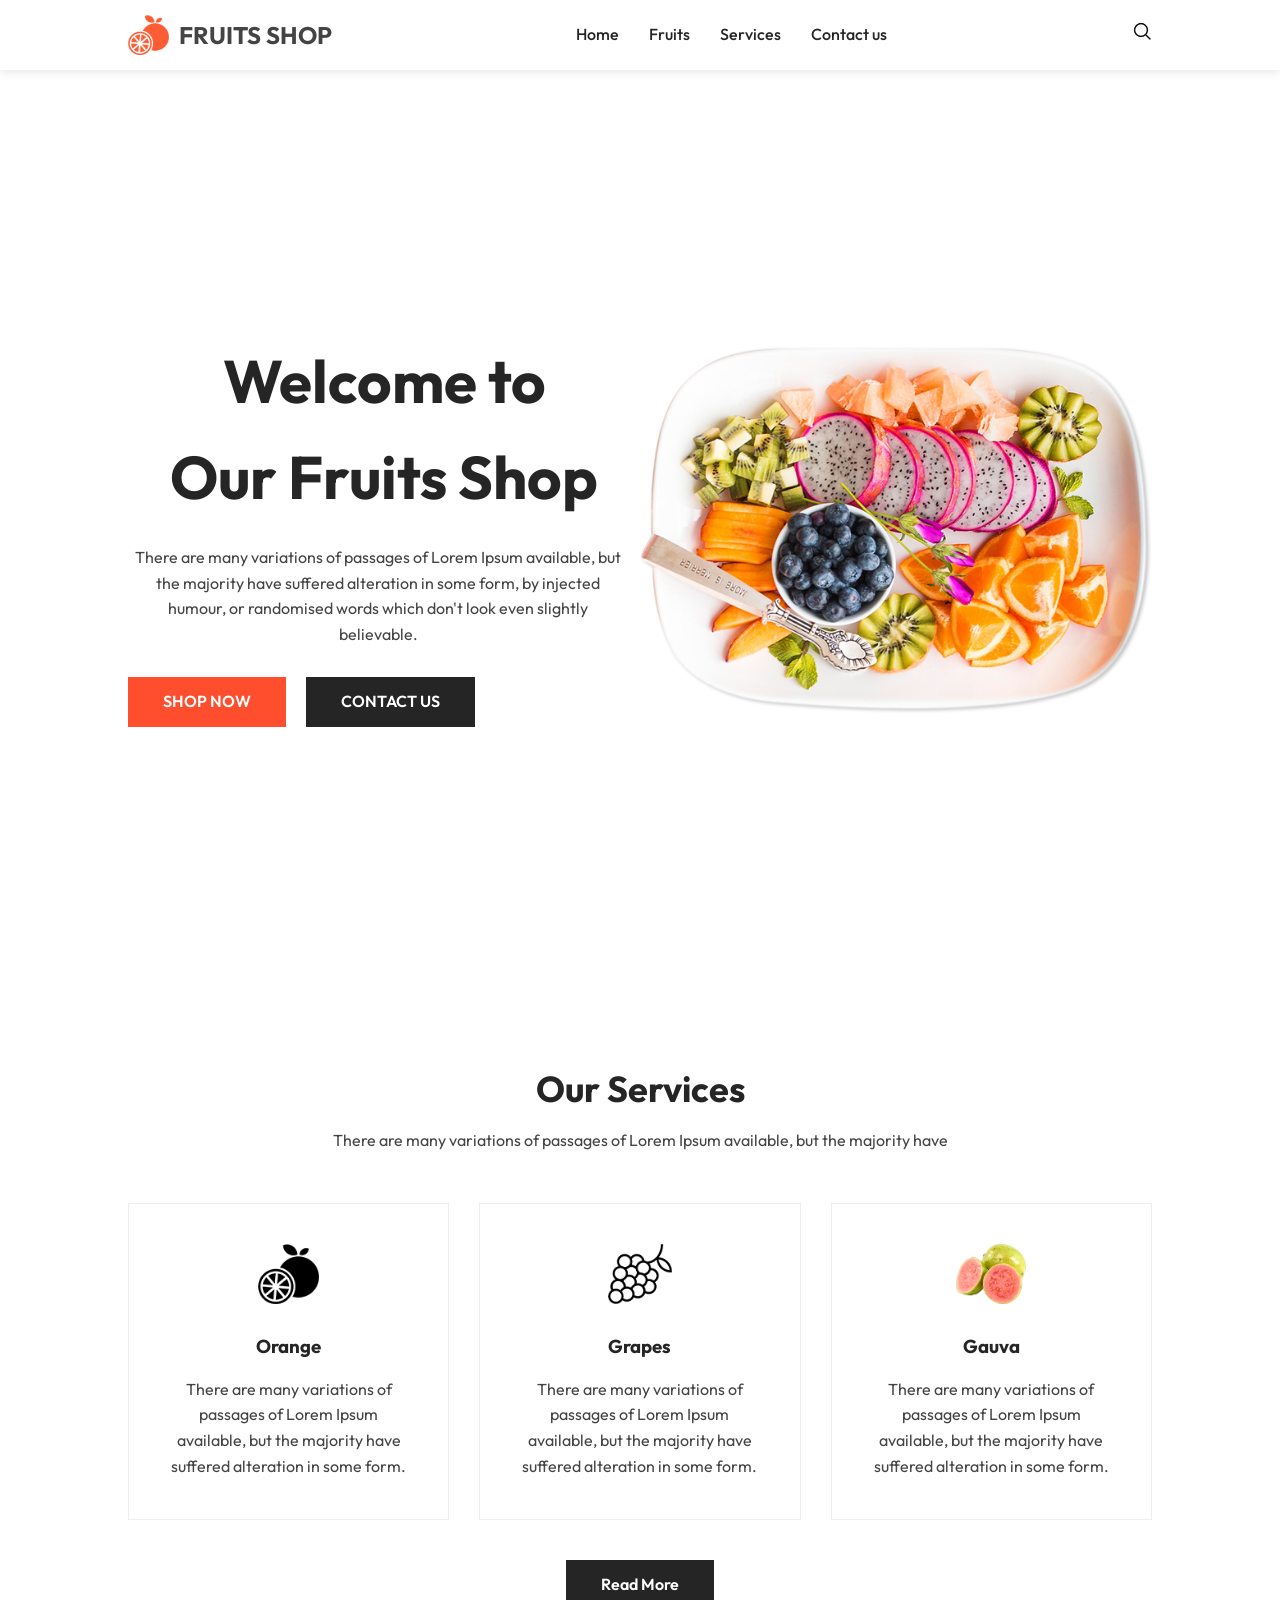
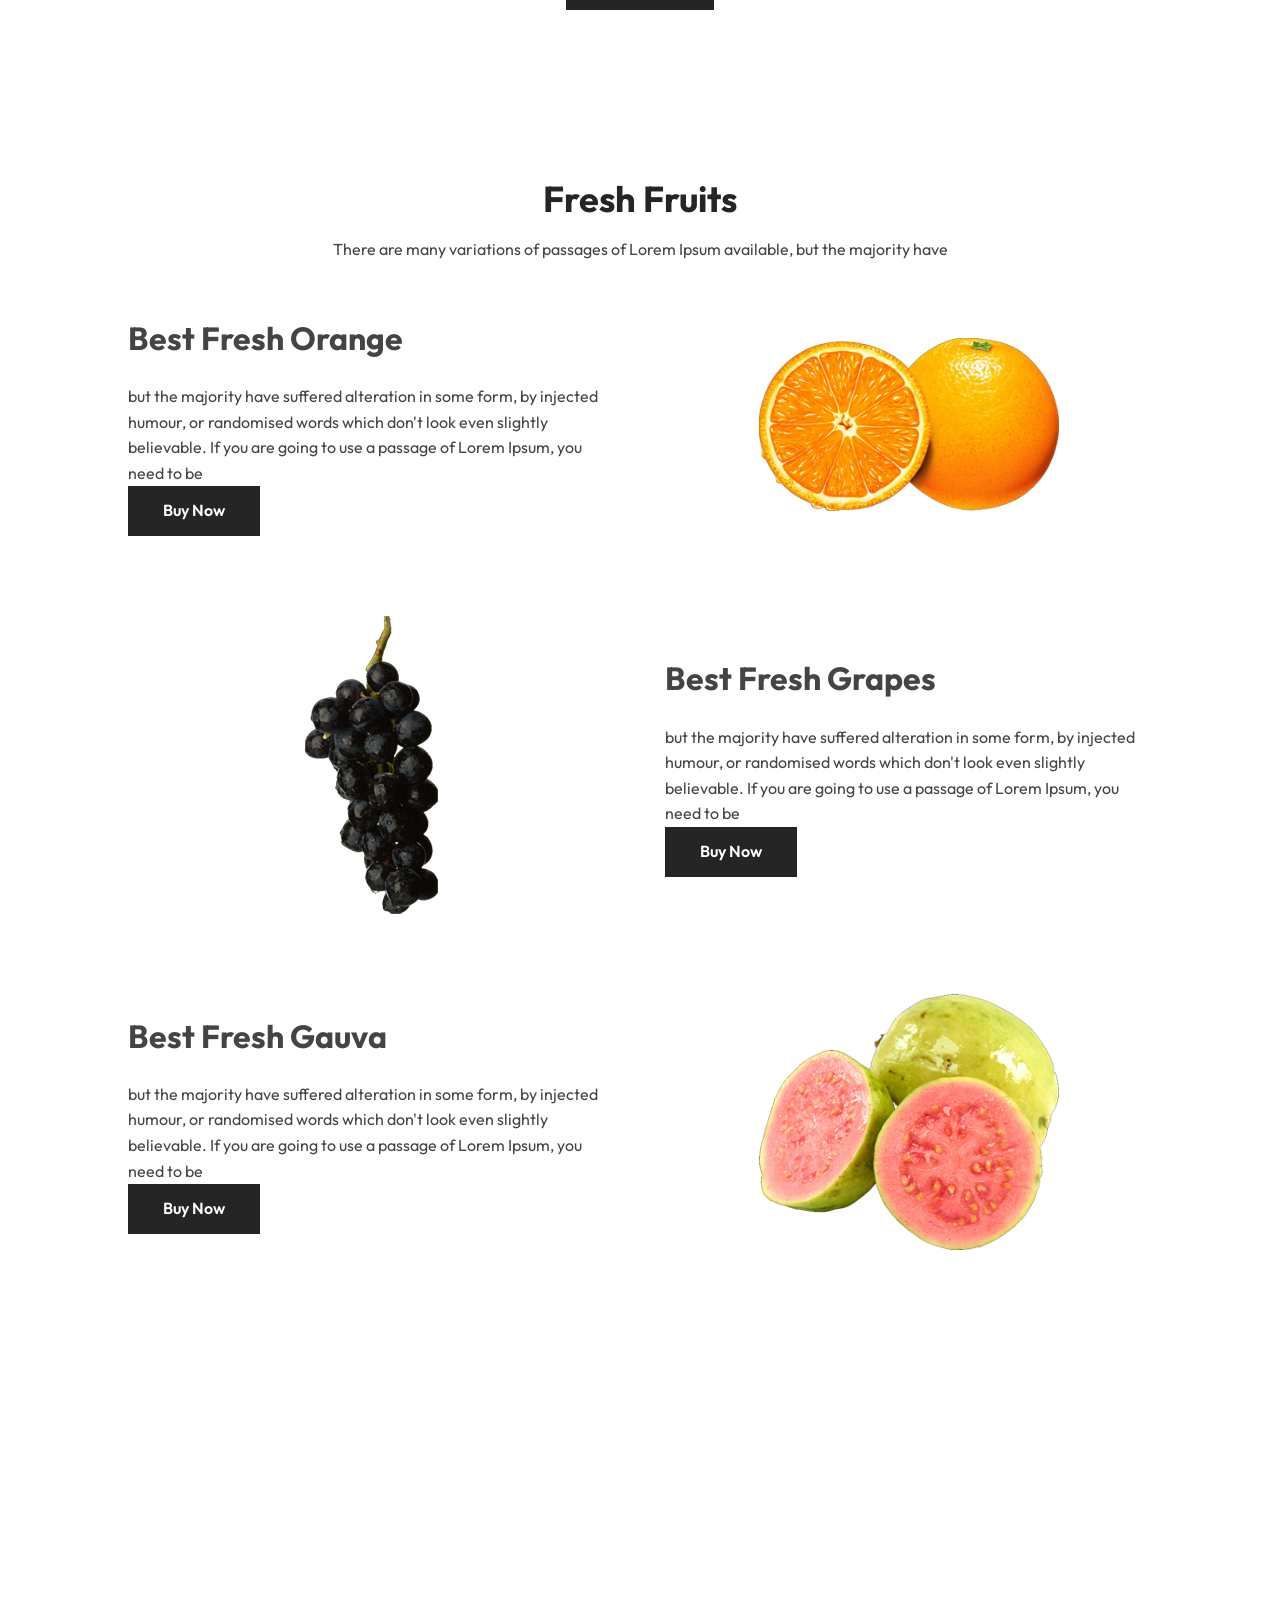
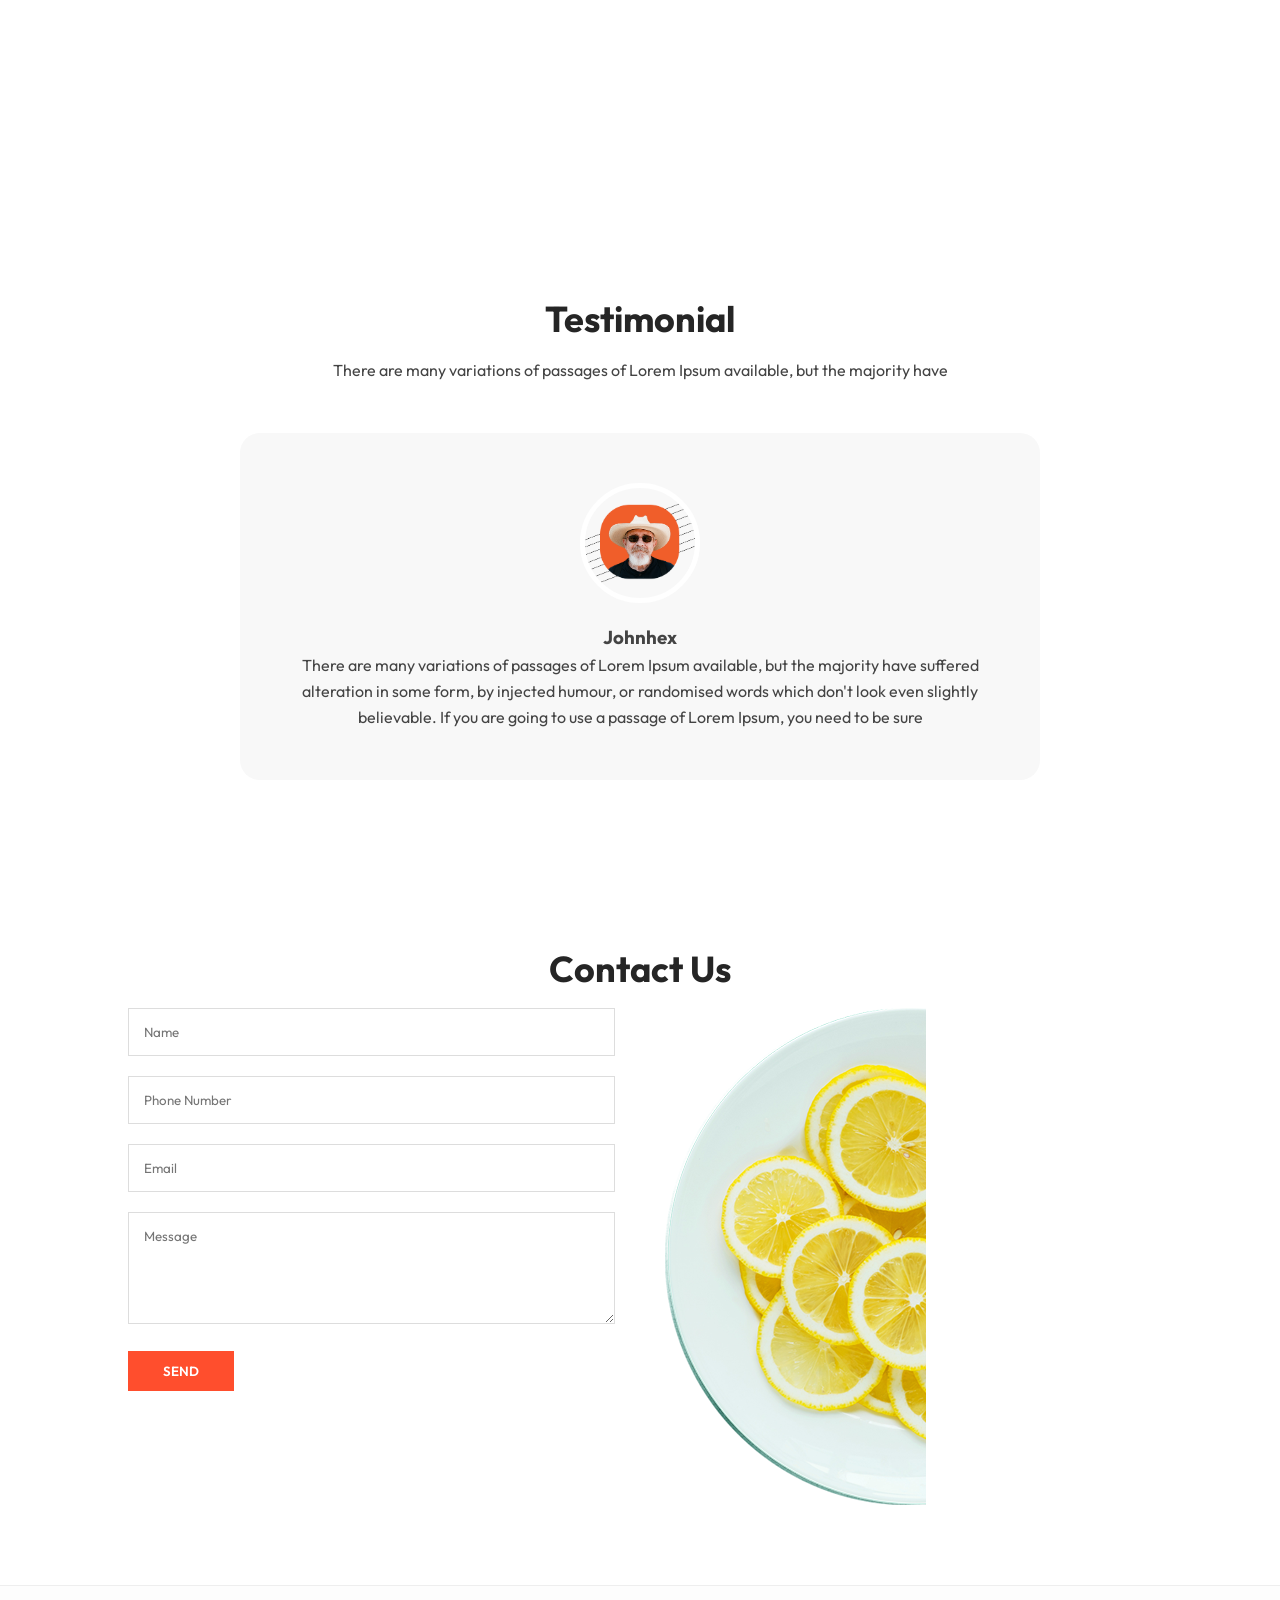
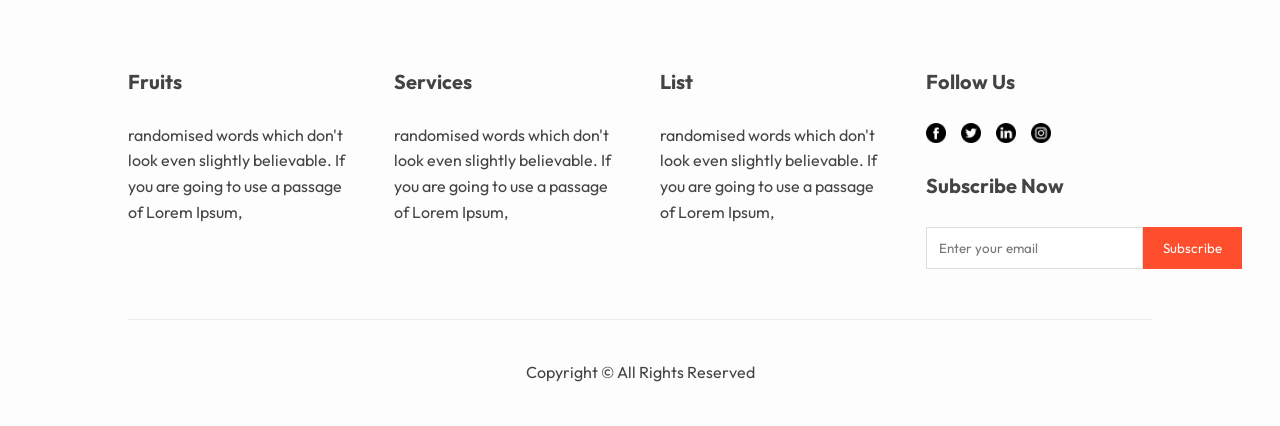
<file: SESSION_03/index.html>
<!DOCTYPE html>
<html lang="en">

<head>
    <meta charset="UTF-8">
    <meta name="viewport" content="width=device-width, initial-scale=1.0">
    <title>Fruits Shop - Fresh & Healthy Fruits</title>
    <meta name="description"
        content="Welcome to Our Fruits Shop. Discover a wide variety of fresh, healthy, and organic fruits delivered to your doorstep.">
    <link rel="preconnect" href="https://fonts.googleapis.com">
    <link rel="preconnect" href="https://fonts.gstatic.com" crossorigin>
    <link href="https://fonts.googleapis.com/css2?family=Outfit:wght@300;400;500;600;700&display=swap" rel="stylesheet">
    <link rel="stylesheet" href="assets/style.css">
</head>

<body>

    <!-- Header Section -->
    <header>
        <nav>
            <div class="logo">
                <img src="assets/images/logo.png" alt="Fruits Shop Logo">
                <span>Fruits Shop</span>
            </div>
            <ul>
                <li><a href="#home">Home</a></li>
                <li><a href="#fruits">Fruits</a></li>
                <li><a href="#services">Services</a></li>
                <li><a href="#contact">Contact us</a></li>
            </ul>
            <div class="search-icon">
            <img src="assets/images/search.png" alt="Search">
            </div>
        </nav>
    </header>

    <!-- Hero Section -->
    <section class="hero" id="home">
        <div class="hero-content">
            <h1>Welcome to<br>Our Fruits Shop</h1>
            <p>There are many variations of passages of Lorem Ipsum available, but the majority have suffered alteration
                in some form, by injected humour, or randomised words which don't look even slightly believable.</p>
            <div class="hero-btns">
                <a href="#fruits" class="btn btn-primary">SHOP NOW</a>
                <a href="#contact" class="btn btn-secondary">CONTACT US</a>
            </div>
        </div>
        <div class="hero-image">
            <img src="assets/images/dish.png" alt="Fruit Dish">
        </div>
    </section>

    <!-- Services Section -->
    <section id="services">
        <h2 class="section-title">Our Services</h2>
        <p class="section-subtitle">There are many variations of passages of Lorem Ipsum available, but the majority
            have</p>

        <div class="services-grid">
            <div class="service-card">
                <img src="assets/images/item1.png" alt="Orange">
                <h3>Orange</h3>
                <p>There are many variations of passages of Lorem Ipsum available, but the majority have suffered
                    alteration in some form.</p>
            </div>
            <div class="service-card">
                <img src="assets/images/item2.png" alt="Grapes">
                <h3>Grapes</h3>
                <p>There are many variations of passages of Lorem Ipsum available, but the majority have suffered
                    alteration in some form.</p>
            </div>
            <div class="service-card">
                <img src="assets/images/gauva.png" alt="Gauva">
                <h3>Gauva</h3>
                <p>There are many variations of passages of Lorem Ipsum available, but the majority have suffered
                    alteration in some form.</p>
            </div>
        </div>

        <div class="read-more">
            <a href="#" class="btn btn-secondary">Read More</a>
        </div>
    </section>

    <!-- Fresh Fruits Section -->
    <section id="fruits">
        <h2 class="section-title">Fresh Fruits</h2>
        <p class="section-subtitle">There are many variations of passages of Lorem Ipsum available, but the majority
            have</p>

        <div class="fruit-list">
            <div class="fruit-item">
                <div class="fruit-info">
                    <h2>Best Fresh Orange</h2>
                    <p>but the majority have suffered alteration in some form, by injected humour, or randomised words
                        which don't look even slightly believable. If you are going to use a passage of Lorem Ipsum, you
                        need to be</p>
                    <a href="#" class="btn btn-secondary">Buy Now</a>
                </div>
                <div class="fruit-image">
                    <img src="assets/images/orange.png" alt="Orange">
                </div>
            </div>

            <div class="fruit-item">
                <div class="fruit-info">
                    <h2>Best Fresh Grapes</h2>
                    <p>but the majority have suffered alteration in some form, by injected humour, or randomised words
                        which don't look even slightly believable. If you are going to use a passage of Lorem Ipsum, you
                        need to be</p>
                    <a href="#" class="btn btn-secondary">Buy Now</a>
                </div>
                <div class="fruit-image">
                    <img src="assets/images/grapes.png" alt="Grapes">
                </div>
            </div>

            <div class="fruit-item">
                <div class="fruit-info">
                    <h2>Best Fresh Gauva</h2>
                    <p>but the majority have suffered alteration in some form, by injected humour, or randomised words
                        which don't look even slightly believable. If you are going to use a passage of Lorem Ipsum, you
                        need to be</p>
                    <a href="#" class="btn btn-secondary">Buy Now</a>
                </div>
                <div class="fruit-image">
                    <img src="assets/images/gauva.png" alt="Gauva">
                </div>
            </div>
        </div>
    </section>

    <!-- Parallax Banner -->
    <div class="parallax">
        <h2>VERY TASTY FRUITS</h2>
    </div>

    <!-- Testimonial Section -->
    <section>
        <h2 class="section-title">Testimonial</h2>
        <p class="section-subtitle">There are many variations of passages of Lorem Ipsum available, but the majority
            have</p>

        <div class="testimonial-card">
            <div class="client-img">
                <img src="assets/images/client.png" alt="Client">
            </div>
            <h3>Johnhex</h3>
            <p>There are many variations of passages of Lorem Ipsum available, but the majority have suffered alteration
                in some form, by injected humour, or randomised words which don't look even slightly believable. If you
                are going to use a passage of Lorem Ipsum, you need to be sure</p>
        </div>
    </section>

    <!-- Contact Section -->
    <section id="contact">
        <h2 class="section-title">Contact Us</h2>
        <div class="contact-container">
            <div class="contact-form">
                <div class="form-group">
                    <input type="text" placeholder="Name">
                </div>
                <div class="form-group">
                    <input type="text" placeholder="Phone Number">
                </div>
                <div class="form-group">
                    <input type="email" placeholder="Email">
                </div>
                <div class="form-group">
                    <textarea rows="5" placeholder="Message"></textarea>
                </div>
                <button class="btn btn-primary">SEND</button>
            </div>
            <div class="contact-image">
                <img src="assets/images/orange-dish.png" alt="Orange Dish">
            </div>
        </div>
    </section>

    <!-- Footer Section -->
    <footer>
        <div class="footer-grid">
            <div class="footer-col">
                <h4>Fruits</h4>
                <p>randomised words which don't look even slightly believable. If you are going to use a passage of
                    Lorem Ipsum,</p>
            </div>
            <div class="footer-col">
                <h4>Services</h4>
                <p>randomised words which don't look even slightly believable. If you are going to use a passage of
                    Lorem Ipsum,</p>
            </div>
            <div class="footer-col">
                <h4>List</h4>
                <p>randomised words which don't look even slightly believable. If you are going to use a passage of
                    Lorem Ipsum,</p>
            </div>
            <div class="footer-col">
                <h4>Follow Us</h4>
                <div class="social-links">
                    <a href="https://www.facebook.com" target="_blank"><img src="assets/images/fb.png" alt="Facebook"></a>
                    <a href="https://www.twitter.com" target="_blank"><img src="assets/images/twitter.png" alt="Twitter"></a>
                    <a href="https://www.linkedin.com" target="_blank"><img src="assets/images/linkedin.png"
                            alt="Linkedin"></a>
                    <a href="https://www.instagram.com" target="_blank"><img src="assets/images/instagram.png"
                            alt="Instagram"></a>
                </div>
                <h4>Subscribe Now</h4>
                <div class="subscribe-form">
                    <input type="email" placeholder="Enter your email">
                    <button class="subscribe-btn">Subscribe</button>
                </div>
            </div>
        </div>
        <div class="copyright">
            <p>Copyright © All Rights Reserved</p>
        </div>
    </footer>

</body>

</html>
</file>
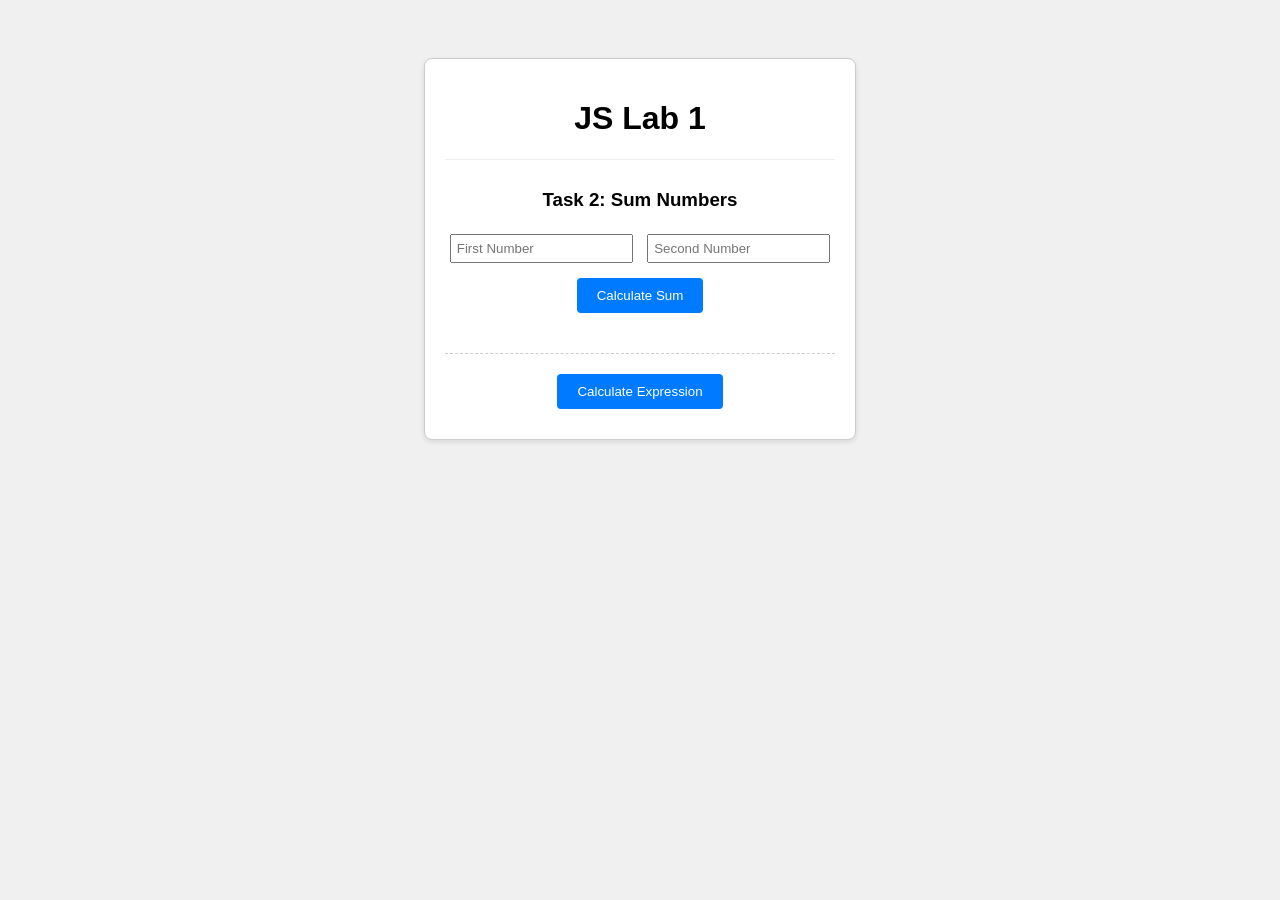
<file: SESSION_04/index.html>
<!DOCTYPE html>
<html lang="en">

<head>
    <meta charset="UTF-8">
    <meta name="viewport" content="width=device-width, initial-scale=1.0">
    <title>JavaScript</title>
    <style>
        body {
            font-family: sans-serif;
            background-color: #f0f0f0;
            padding: 50px;
            text-align: center;
        }

        .container {
            background: white;
            padding: 20px;
            border: 1px solid #ccc;
            display: inline-block;
            border-radius: 8px;
            box-shadow: 0 2px 5px rgba(0, 0, 0, 0.1);
        }

        button {
            display: block;
            margin: 10px auto;
            padding: 10px 20px;
            cursor: pointer;
            background-color: #007bff;
            color: white;
            border: none;
            border-radius: 4px;
        }

        button:hover {
            background-color: #0056b3;
        }

        #result {
            margin-top: 20px;
            color: #333;
            font-weight: bold;
            padding: 10px;
            border-bottom: 1px dashed #ccc;
        }
    </style>
</head>

<body>
    <div class="container">
        <h1>JS Lab 1</h1>

        <script>

            alert("Welcome to my site");
            var userName = prompt("Please enter your name:");
            if (userName) {
                document.write("<h2>welcome " + userName + "</h2>");
            }
        </script>

        <div style="margin-top: 20px; border-top: 1px solid #eee; padding-top: 10px;">
            <h3>Task 2: Sum Numbers</h3>
            <input type="number" id="num1" placeholder="First Number" style="padding: 5px; margin: 5px;">
            <input type="number" id="num2" placeholder="Second Number" style="padding: 5px; margin: 5px;">
            <button onclick="handleTask2()">Calculate Sum</button>
        </div>

        <div id="result"></div>


        <button onclick="handleTask3()" style="margin-top: 20px;">Calculate Expression </button>
    </div>

    <script src="script.js"></script>
    <script>

        function handleTask2() {
            var n1 = document.getElementById('num1').value;
            var n2 = document.getElementById('num2').value;

            if (n1 !== "" && n2 !== "") {
                var res = sumNumbers(n1, n2);
                document.getElementById('result').innerHTML = "Result of Sum: " + res;
            } else {
                alert("Please enter both numbers");
            }
        }


        function handleTask3() {
            var expr = prompt("Enter math expression (Ex. 3+4*5):");
            if (expr) {
                calculateExpression(expr);
            }
        }
    </script>
</body>

</html>
</file>
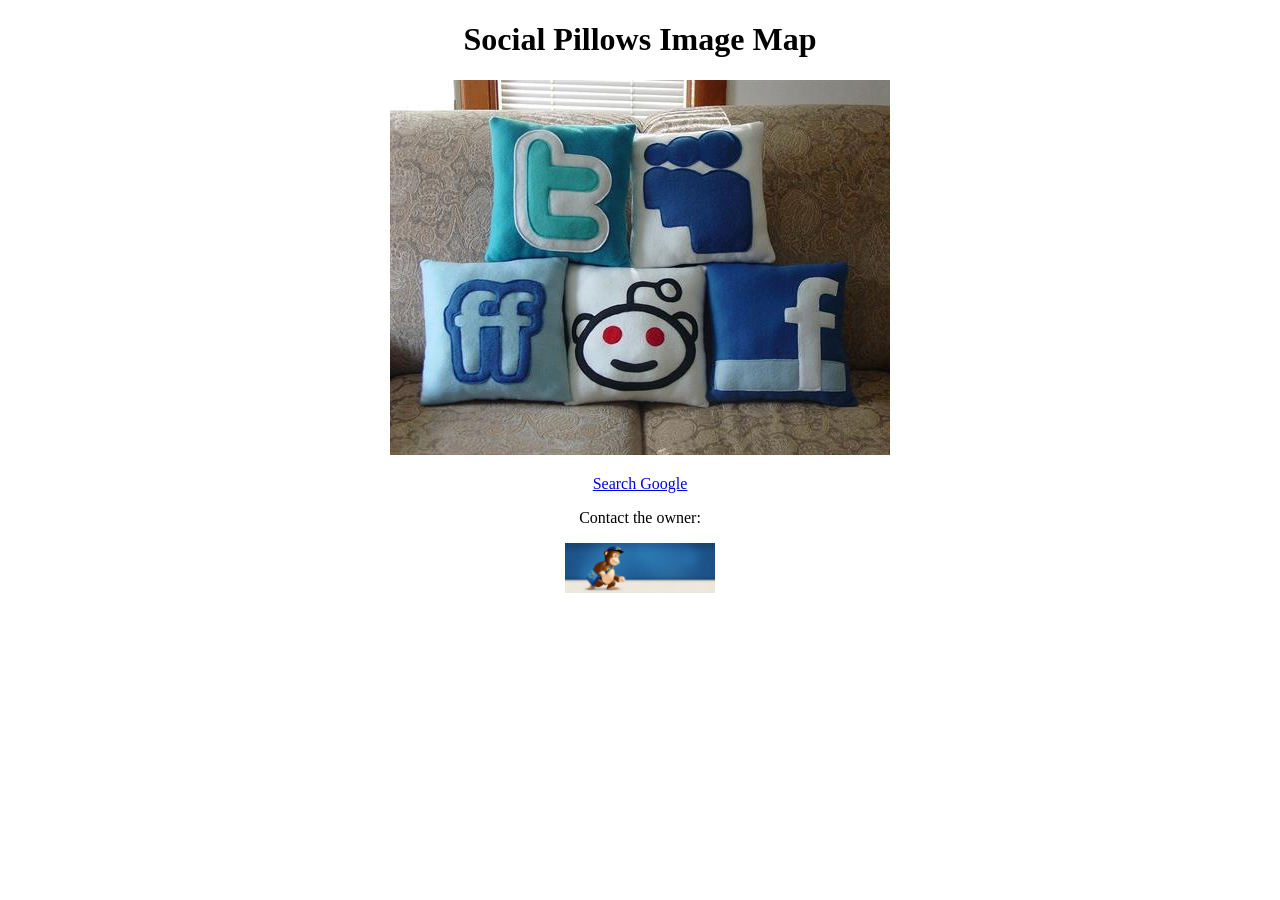
<file: SESSION_01/DefaultPage.html>
<!DOCTYPE html>
<html>
<head>
    <meta charset="UTF-8" />
    <title>Page3</title>
</head>
<body>
<h1 align="center">Social Pillows Image Map</h1>

<div align="center">
    
    <img src="Assets/CPTPILLOWS_9db8.jpg" usemap="#pillowmap" alt="Social Media Pillows">
    
    <map name="pillowmap">
        <area shape="rect" coords="96,48,243,189" href="https://twitter.com" target="_blank" alt="Twitter">
        <area shape="rect" coords="244,53,388,189" href="https://digg.com" target="_blank" alt="Digg">
        <area shape="rect" coords="27,185,176,324" href="https://friendfeed.com" target="_blank" alt="FriendFeed">
        <area shape="rect" coords="176,183,316,331" href="https://reddit.com" target="_blank" alt="Reddit">
        <area shape="rect" coords="318,183,465,325" href="https://facebook.com" target="_blank" alt="Facebook">
        <area shape="default" href="HomePage.html" target="_self" alt="Current Site">
    </map>

</div>

<footer align = "center">
    <p ><a href="https://www.google.com" target="_blank" >Search Google</a></p>

        <p>Contact the owner:</p>
        <a href="mailto:bolagerges221@gmail.com">
            <img src="Assets/bg_campaign.jpg" alt="Send Email" width="150" border="0">
        </a>
    </footer>
</body>
</html>
</file>
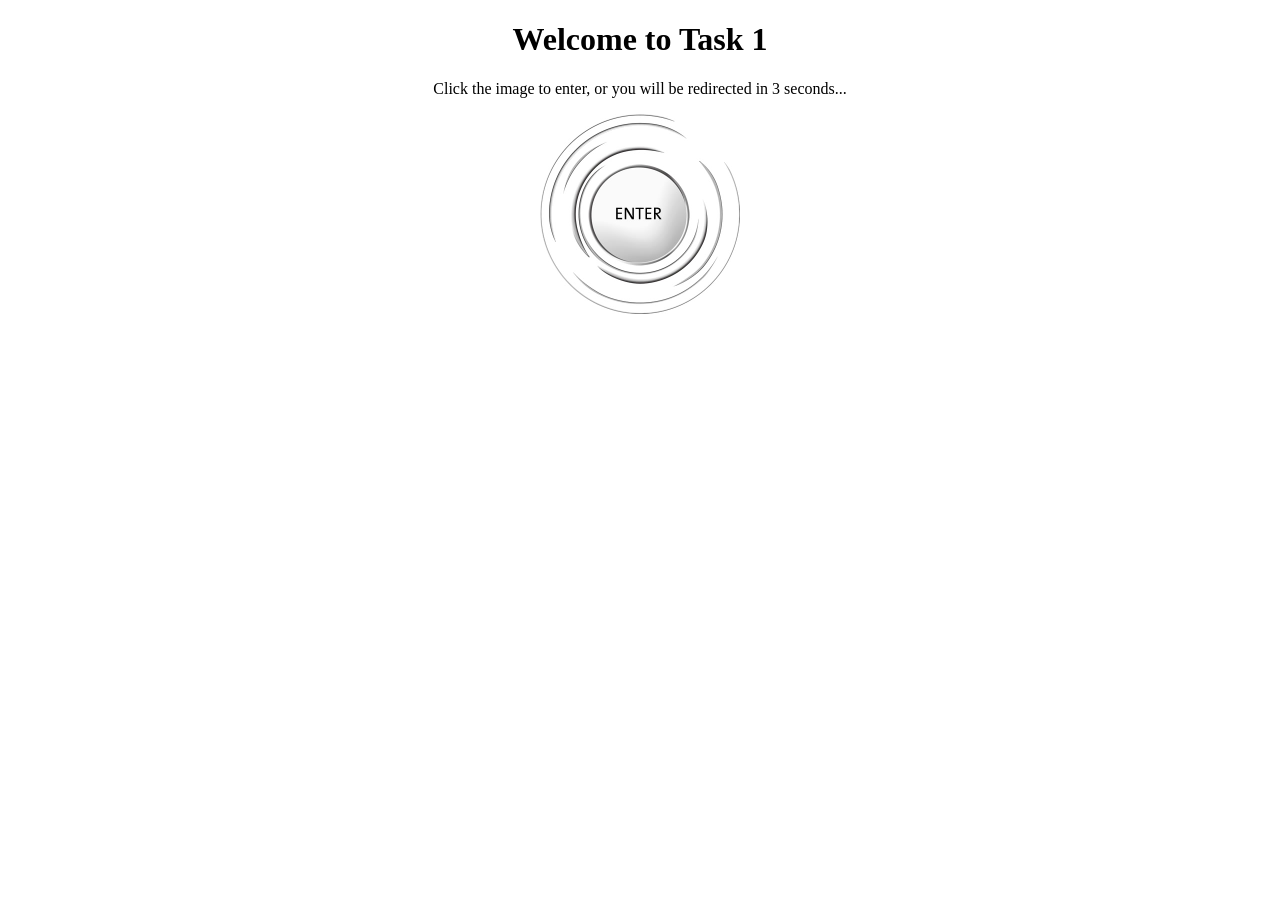
<file: SESSION_01/HomePage.html>
<!DOCTYPE html>
<html lang="en">
<head>
    <meta charset="UTF-8">
    <meta http-equiv="refresh" content="3;url=DefaultPage.html">
    <title>Page1</title>
</head>
<body>
    <div class="container" align="center">
        <h1>Welcome to Task 1</h1>
        <p>Click the image to enter, or you will be redirected in 3 seconds...</p>
        <a href="MainPage.html">
            <img src="Assets/enter.jpg" alt="ENTER" width="200" border="0">
        </a>
    </div>
</body>
</html>
</file>
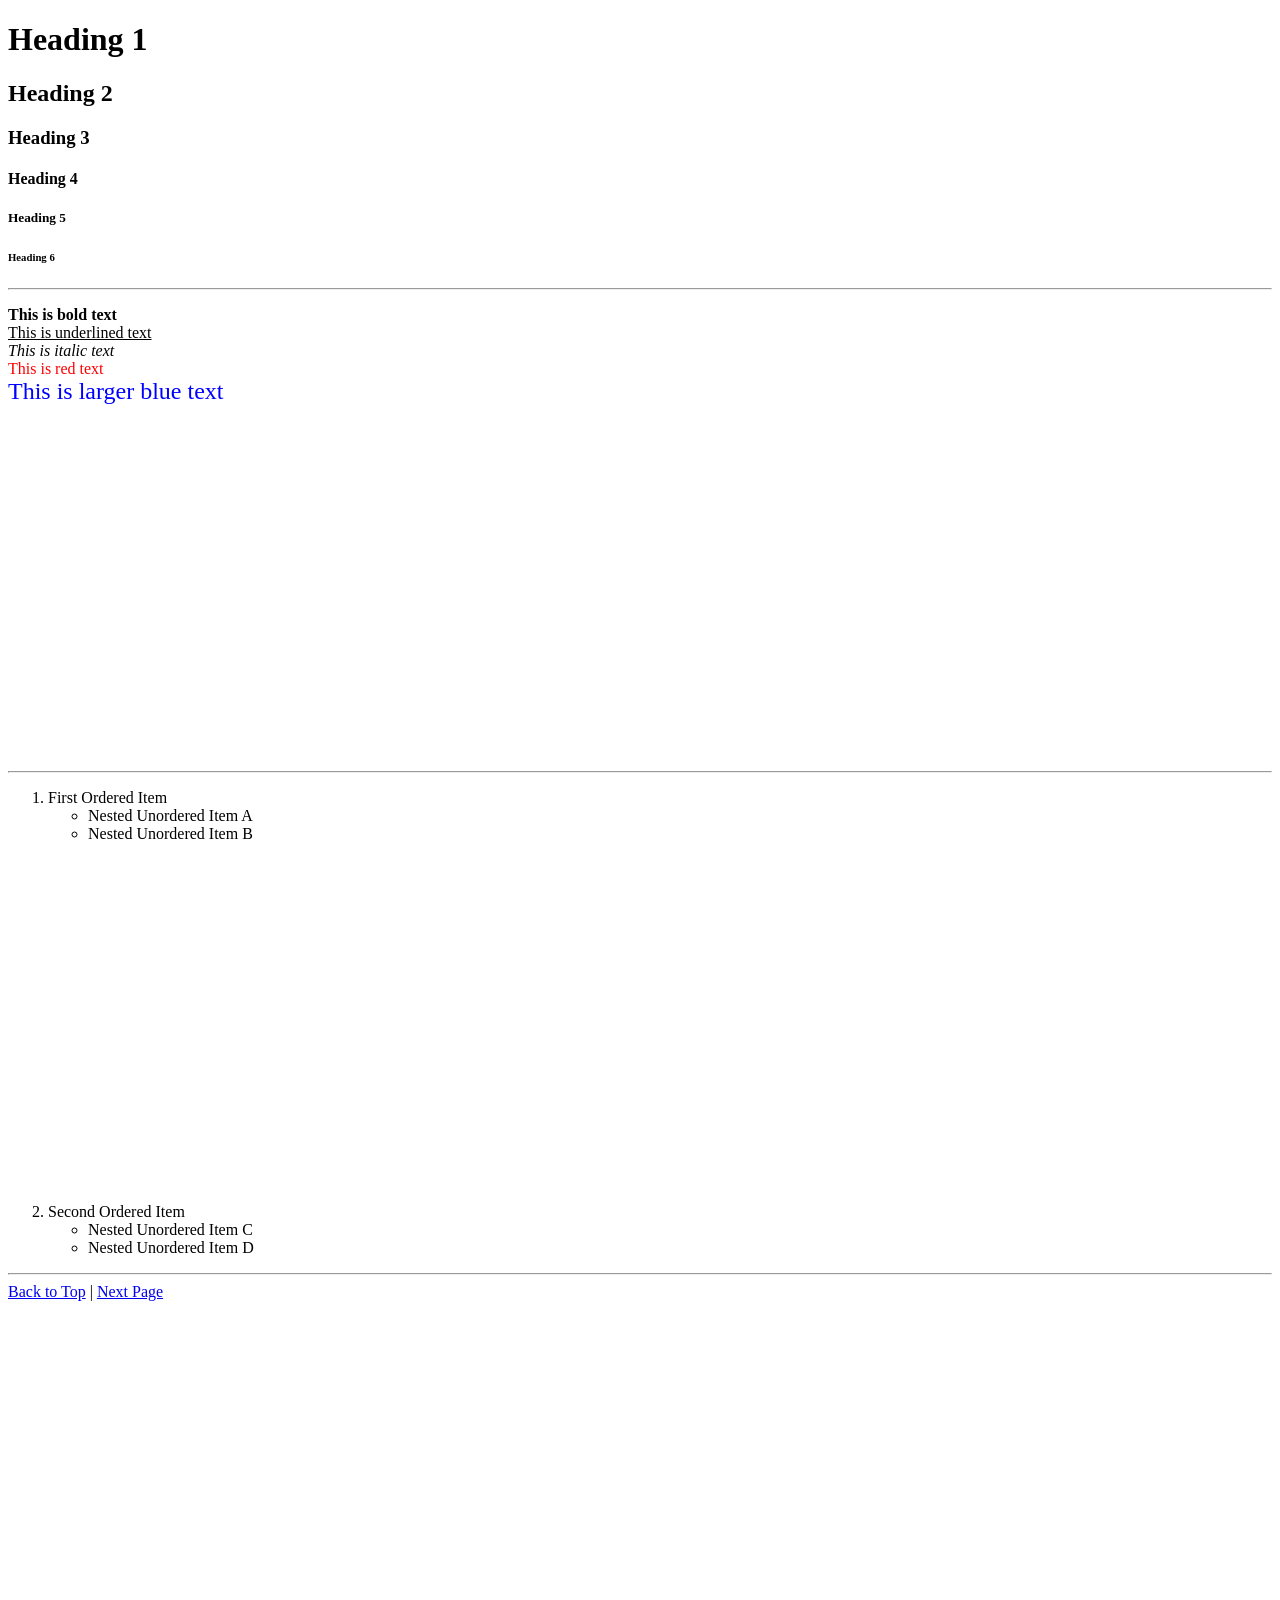
<file: SESSION_01/MainPage.html>
<!DOCTYPE html>
<html>
<head>
    <meta charset="UTF-8" />
    <title>Page2</title>
</head>
<body>
    <a name="top"></a>
    
    
    <h1>Heading 1</h1>
    <h2>Heading 2</h2>
    <h3>Heading 3</h3>
    <h4>Heading 4</h4>
    <h5>Heading 5</h5>
    <h6>Heading 6</h6>
    
    <hr>
    
    <p>
        <b>This is bold text</b><br>
        <u>This is underlined text</u><br>
        <i>This is italic text</i><br>
        <font color="red">This is red text</font><br>
        <font color="blue" size="+2">This is larger blue text</font>
    </p>
    <br><br><br><br><br><br><br><br><br><br><br><br><br><br><br><br><br><br><br>

    <hr>
    
    <ol>
        <li>First Ordered Item
            <ul>
                <li>Nested Unordered Item A</li>
                <li>Nested Unordered Item B</li>
            </ul>
        </li>
        <br><br><br><br><br><br><br><br><br><br><br><br><br><br><br><br><br><br><br><br>
        <li>Second Ordered Item
            <ul>
                <li>Nested Unordered Item C</li>
                <li>Nested Unordered Item D</li>
            </ul>
        </li>
    </ol>
    
    <hr>
    
    <div>
        <a href="#top">Back to Top</a> | <a href="DefaultPage.html">Next Page</a>
    </div>
    <br><br><br><br><br><br><br><br><br><br><br><br><br><br><br><br><br><br><br>

</body>
</html>
</file>
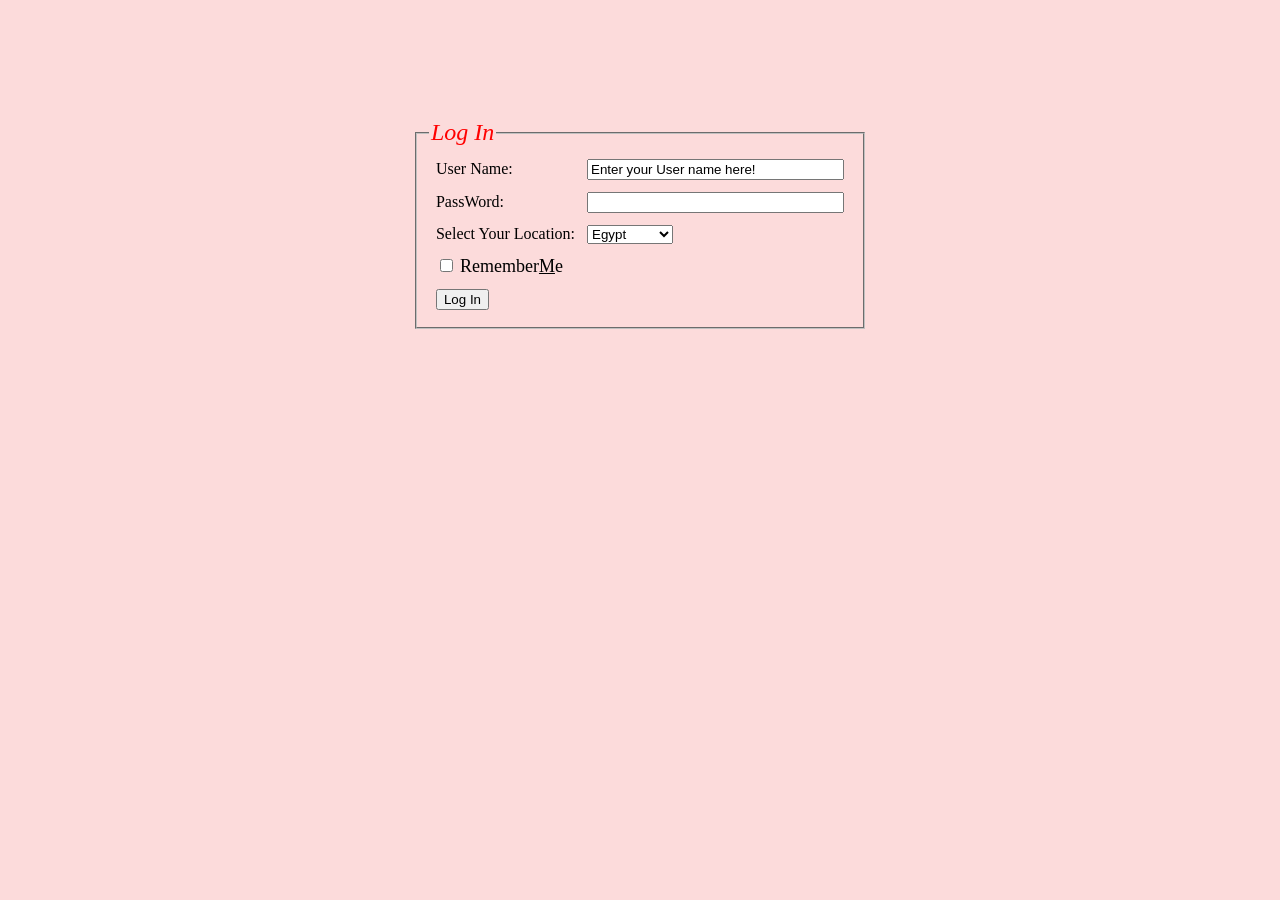
<file: SESSION_02/LoginForm.html>
<!DOCTYPE html>
<html>
<head>
    <meta charset="UTF-8">
    <title>Login Form</title>
</head>
<body bgcolor="#fcdbdb">

<br><br><br><br><br><br>
<center>
    <table border="0">
        <tr>
            <td>
                <form id="loginForm" action="#">
                    <fieldset border="1">
                        <legend>
                            <font color="red" size="+2"><i>Log In</i></font>
                        </legend>
                        
                        <table border="0" cellpadding="5">
                            <tr>
                                <td>User Name:</td>
                                <td><input type="text" id="username" name="username" value="Enter your User name here!" size="30"></td>
                            </tr>
                            <tr>
                                <td>PassWord:</td>
                                <td><input type="password" id="password" name="password" size="30"></td>
                            </tr>
                            <tr>
                                <td>Select Your Location:</td>
                                <td>
                                    <select id="location" name="location">
                                        <optgroup label="Africa">
                                            <option value="egypt" selected>Egypt</option>
                                            <option value="sudan">Sudan</option>
                                            <option value="namibia">Namibia</option>
                                        </optgroup>
                                        <optgroup label="Europe">
                                            <option value="france">France</option>
                                            <option value="russia">Russia</option>
                                            <option value="uk">UK</option>
                                        </optgroup>
                                        <optgroup label="North America">
                                            <option value="canada">Canada</option>
                                            <option value="mexico">Mexico</option>
                                            <option value="usa">USA</option>
                                        </optgroup>
                                    </select>
                                </td>
                            </tr>
                            <tr>
                                <td colspan="2">
                                    <input type="checkbox" id="remember" name="remember">
                                    <label for="remember"><font size="+1">Remember<u>M</u>e</font></label>
                                </td>
                            </tr>
                            <tr>
                                <td colspan="2">
                                    <input type="submit" value="Log In">
                                </td>
                            </tr>
                        </table>
                        
                    </fieldset>
                </form>
            </td>
        </tr>
    </table>
</center>

<script>
    document.getElementById('loginForm').addEventListener('submit', function (event) {
        event.preventDefault();

        var username = document.getElementById('username').value;
        var password = document.getElementById('password').value;
        var location = document.getElementById('location').value;
        var remember = document.getElementById('remember').checked ? 'Yes' : 'No';

        var content =
            'Login Data\n' +
            '==========\n' +
            'Username: ' + username + '\n' +
            'Password: ' + password + '\n' +
            'Location: ' + location + '\n' +
            'Remember Me: ' + remember + '\n';

        var blob = new Blob([content], { type: 'text/plain' });
        var link = document.createElement('a');
        link.href = URL.createObjectURL(blob);
        link.download = 'login-data.txt';
        document.body.appendChild(link);
        link.click();
        document.body.removeChild(link);
        URL.revokeObjectURL(link.href);
    });
</script>

</body>
</html>
</file>
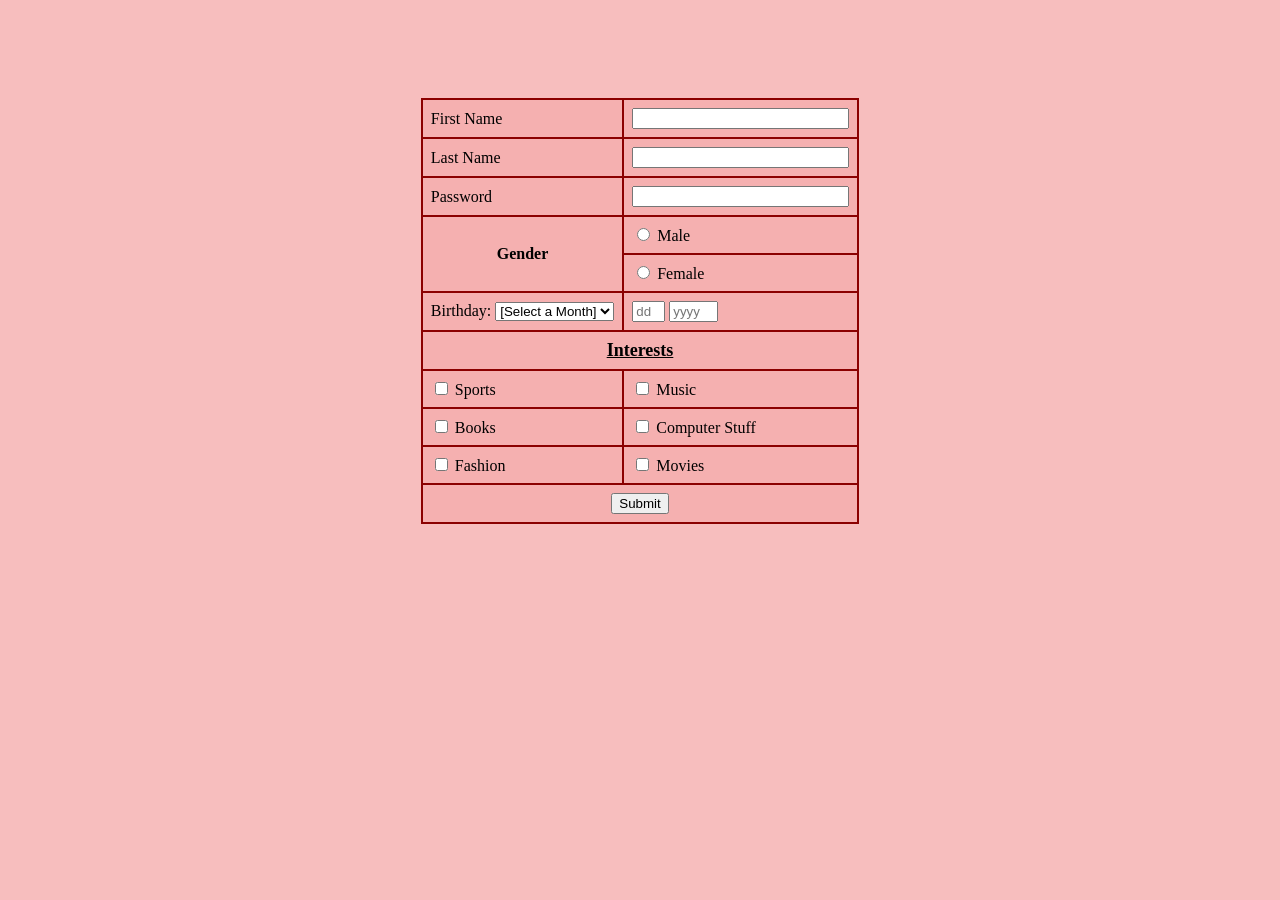
<file: SESSION_02/RegistrationForm.html>
<!DOCTYPE html>
<html>
<head>
    <meta charset="UTF-8">
    <title>Registration Form</title>
</head>
<body bgcolor="#f7bebe">

<br><br><br><br><br>
<center>
    <form id="registrationForm" action="#">
    <table border="1" bordercolor="#8b0000" bgcolor="#f5b0b0" cellpadding="8" cellspacing="0">
        <tr>
            <td>First Name</td>
            <td><input type="text" name="first_name" size="25"></td>
        </tr>
        <tr>
            <td>Last Name</td>
            <td><input type="text" name="last_name" size="25"></td>
        </tr>
        <tr>
            <td>Password</td>
            <td><input type="password" name="password" size="25"></td>
        </tr>
        <tr>
            <td rowspan="2" align="center"><b>Gender</b></td>
            <td>
                <input type="radio" name="gender" value="male" id="male"> <label for="male">Male</label>
            </td>
        </tr>
        <tr>
            <td>
                <input type="radio" name="gender" value="female" id="female"> <label for="female">Female</label>
            </td>
        </tr>
        <tr>
            <td>Birthday: 
                <select name="month">
                    <option>[Select a Month]</option>
                    <option>January</option>
                    <option>February</option>
                    <option>March</option>
                    <option>April</option>
                    <option>May</option>
                    <option>June</option>
                    <option>July</option>
                    <option>August</option>
                    <option>September</option>
                    <option>October</option>
                    <option>November</option>
                    <option>December</option>
                </select>
            </td>
            <td>
                <input type="text" name="day" placeholder="dd" size="2" maxlength="2">
                <input type="text" name="year" placeholder="yyyy" size="4" maxlength="4">
            </td>
        </tr>
        <tr>
            <td colspan="2" align="center">
                <font size="+1"><b><u>Interests</u></b></font>
            </td>
        </tr>
        <tr>
            <td><input type="checkbox" name="interest" value="sports"> Sports</td>
            <td><input type="checkbox" name="interest" value="music"> Music</td>
        </tr>
        <tr>
            <td><input type="checkbox" name="interest" value="books"> Books</td>
            <td><input type="checkbox" name="interest" value="computer_stuff"> Computer Stuff</td>
        </tr>
        <tr>
            <td><input type="checkbox" name="interest" value="fashion"> Fashion</td>
            <td><input type="checkbox" name="interest" value="movies"> Movies</td>
        </tr>
        <tr>
            <td colspan="2" align="center">
                <input type="submit" value="Submit">
            </td>
        </tr>
    </table>
    </form>
</center>

<script>
    document.getElementById('registrationForm').addEventListener('submit', function (event) {
        event.preventDefault();

        var firstName = document.querySelector('input[name="first_name"]').value;
        var lastName = document.querySelector('input[name="last_name"]').value;
        var password = document.querySelector('input[name="password"]').value;
        var selectedGender = document.querySelector('input[name="gender"]:checked');
        var gender = selectedGender ? selectedGender.value : 'Not selected';
        var month = document.querySelector('select[name="month"]').value;
        var day = document.querySelector('input[name="day"]').value;
        var year = document.querySelector('input[name="year"]').value;

        var selectedInterests = [];
        var interestBoxes = document.querySelectorAll('input[name="interest"]:checked');
        interestBoxes.forEach(function (checkbox) {
            selectedInterests.push(checkbox.value);
        });

        var content =
            'Registration Data\n' +
            '=================\n' +
            'First Name: ' + firstName + '\n' +
            'Last Name: ' + lastName + '\n' +
            'Password: ' + password + '\n' +
            'Gender: ' + gender + '\n' +
            'Birthday: ' + day + ' ' + month + ' ' + year + '\n' +
            'Interests: ' + (selectedInterests.length ? selectedInterests.join(', ') : 'None') + '\n';

        var blob = new Blob([content], { type: 'text/plain' });
        var link = document.createElement('a');
        link.href = URL.createObjectURL(blob);
        link.download = 'registration-data.txt';
        document.body.appendChild(link);
        link.click();
        document.body.removeChild(link);
        URL.revokeObjectURL(link.href);
    });
</script>

</body>
</html>
</file>
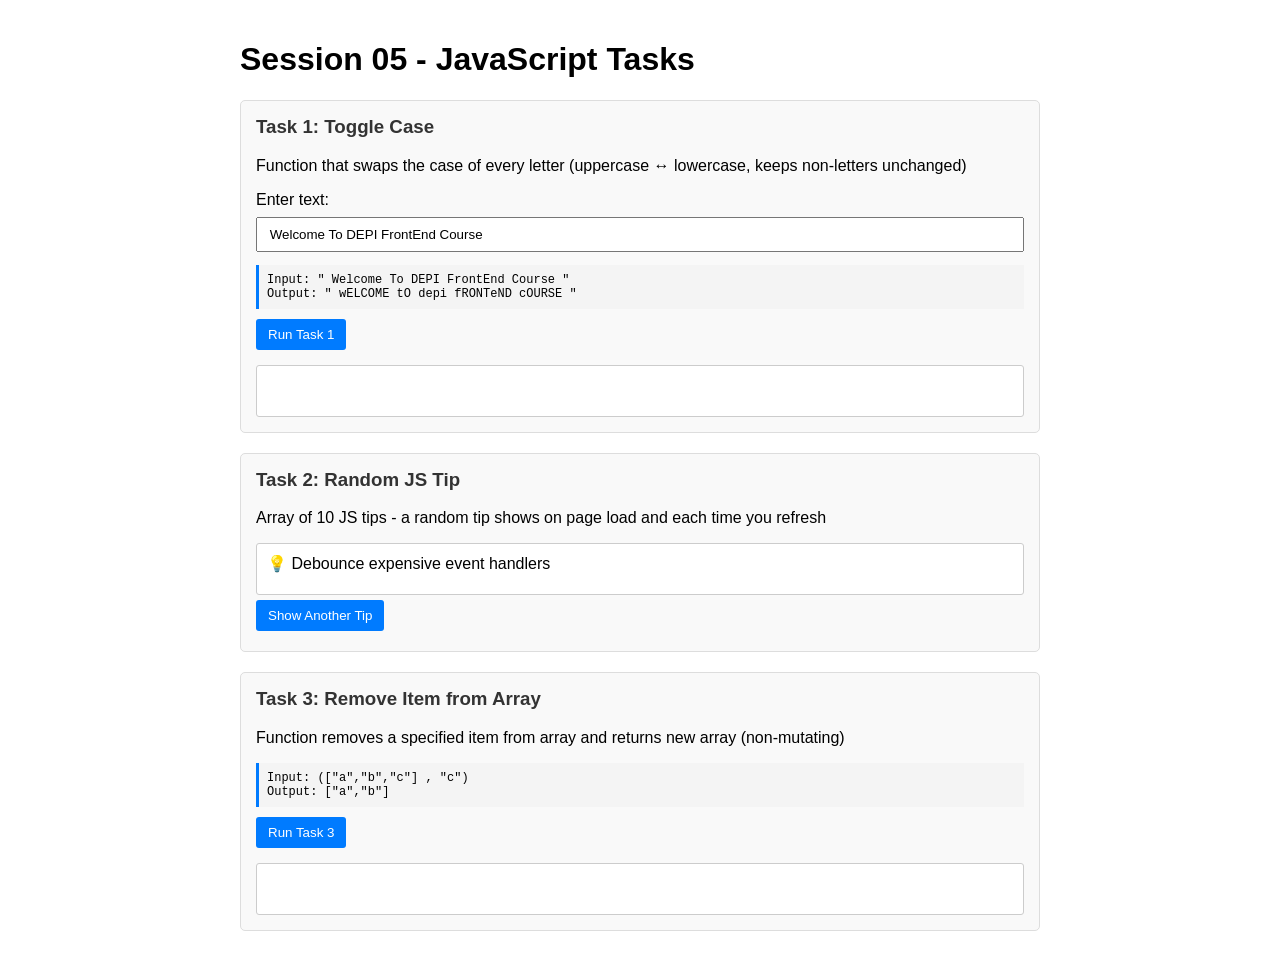
<file: SESSION_05/tasks.html>
<!DOCTYPE html>
<html lang="en">
<head>
    <meta charset="UTF-8">
    <meta name="viewport" content="width=device-width, initial-scale=1.0">
    <title>Session 05 - JS Tasks</title>
    <style>
        body {
            font-family: Arial, sans-serif;
            padding: 20px;
            max-width: 800px;
            margin: 0 auto;
        }
        .task {
            border: 1px solid #ddd;
            padding: 15px;
            margin-bottom: 20px;
            border-radius: 5px;
            background: #f9f9f9;
        }
        .task h3 {
            margin-top: 0;
            color: #333;
        }
        button {
            padding: 8px 12px;
            margin: 5px 0;
            background: #007bff;
            color: white;
            border: none;
            border-radius: 3px;
            cursor: pointer;
        }
        button:hover {
            background: #0056b3;
        }
        .output {
            background: #fff;
            padding: 10px;
            margin-top: 10px;
            border: 1px solid #ccc;
            border-radius: 3px;
            min-height: 30px;
        }
        .code {
            background: #f4f4f4;
            padding: 8px;
            margin: 5px 0;
            border-left: 3px solid #007bff;
            font-family: 'Courier New', monospace;
            font-size: 12px;
        }
    </style>
</head>
<body>

<h1>Session 05 - JavaScript Tasks</h1>

<!-- TASK 1 -->
<div class="task">
    <h3>Task 1: Toggle Case</h3>
    <p>Function that swaps the case of every letter (uppercase ↔ lowercase, keeps non-letters unchanged)</p>
    <label for="task1Input">Enter text:</label><br>
    <input id="task1Input" type="text" value=" Welcome To DEPI FrontEnd Course " style="width: 100%; padding: 8px; box-sizing: border-box; margin: 8px 0;">
    <div class="code">
        Input: " Welcome To DEPI FrontEnd Course "<br>
        Output: " wELCOME tO depi fRONTeND cOURSE "
    </div>
    <button id="task1Btn">Run Task 1</button>
    <div class="output" id="task1Out"></div>
</div>

<!-- TASK 2 -->
<div class="task">
    <h3>Task 2: Random JS Tip</h3>
    <p>Array of 10 JS tips - a random tip shows on page load and each time you refresh</p>
    <div id="task2Tips" class="output"></div>
    <button id="task2Btn">Show Another Tip</button>
</div>

<!-- TASK 3 -->
<div class="task">
    <h3>Task 3: Remove Item from Array</h3>
    <p>Function removes a specified item from array and returns new array (non-mutating)</p>
    <div class="code">
        Input: (["a","b","c"] , "c")<br>
        Output: ["a","b"]
    </div>
    <button id="task3Btn">Run Task 3</button>
    <div class="output" id="task3Out"></div>
</div>

<script>

// ===== TASK 1: Toggle Case =====
function toggleCase(str) {
    return str.split("").map(ch => {
        if (ch >= 'a' && ch <= 'z') {
            return ch.toUpperCase();
        } else if (ch >= 'A' && ch <= 'Z') {
            return ch.toLowerCase();
        }
        return ch;
    }).join("");
}

document.getElementById('task1Btn').addEventListener('click', function() {
    var input = document.getElementById('task1Input').value;
    var result = toggleCase(input);
    document.getElementById('task1Out').textContent = result;
});


// ===== TASK 2: Random JS Tip =====
var jsTips = [
    "Use `const`/`let` instead of `var`",
    "Prefer arrow functions for short callbacks",
    "Use template literals for string interpolation",
    "Avoid mutating function parameters",
    "Use `Array.prototype.map/filter` instead of loops",
    "Debounce expensive event handlers",
    "Always use `===` for comparisons",
    "Keep functions small and focused",
    "Handle async with `async`/`await`",
    "Use meaningful variable names"
];

function showRandomTip() {
    var randomIndex = Math.floor(Math.random() * jsTips.length);
    var tip = jsTips[randomIndex];
    document.getElementById('task2Tips').textContent = "💡 " + tip;
}

// Show random tip on page load
window.addEventListener('load', showRandomTip);

document.getElementById('task2Btn').addEventListener('click', showRandomTip);


// ===== TASK 3: Remove Item from Array =====
function removeItem(arr, item) {
    return arr.filter(x => x !== item);
}

document.getElementById('task3Btn').addEventListener('click', function() {
    var input = ["a", "b", "c"];
    var itemToRemove = "c";
    var result = removeItem(input, itemToRemove);
    document.getElementById('task3Out').textContent = "Input: " + JSON.stringify(input) + 
        " | Remove: '" + itemToRemove + "' | Result: " + JSON.stringify(result);
});

</script>

</body>
</html>
</file>
<file: SESSION_03/assets/style.css>
* {
    margin: 0;
    padding: 0;
    box-sizing: border-box;
    font-family: 'Outfit', sans-serif;
}

:root {
    --primary-color: #ff4e2d;
    --secondary-color: #252525;
    --text-color: #444;
    --light-bg: #f8f8f8;
    --white: #ffffff;
    --transition: all 0.3s ease;
}

body {
    overflow-x: hidden;
    color: var(--text-color);
    line-height: 1.6;
}

/* Header & Nav */
header {
    position: fixed;
    top: 0;
    left: 0;
    width: 100%;
    background: var(--white);
    box-shadow: 0 2px 10px rgba(0,0,0,0.1);
    z-index: 1000;
    padding: 15px 10%;
}

nav {
    display: flex;
    justify-content: space-between;
    align-items: center;
}

.logo {
    display: flex;
    align-items: center;
    gap: 10px;
    font-size: 24px;
    font-weight: 700;
    text-transform: uppercase;
}

.logo img {
    height: 40px;
}

nav ul {
    display: flex;
    list-style: none;
    gap: 30px;
}

nav ul li a {
    text-decoration: none;
    color: var(--secondary-color);
    font-weight: 500;
    transition: var(--transition);
}

nav ul li a:hover {
    color: var(--primary-color);
}

.search-icon img {
    height: 20px;
    cursor: pointer;
}



.hero {
    height: 100vh;
    display: flex;
    align-items: center;
    justify-content: space-between;
    padding: 0 10%;
    margin-top: 80px;
}

.hero-content {
    flex: 1;
}

.hero-content h1 {
    font-size: 60px;
    margin-bottom: 20px;
    color: var(--secondary-color);
}

.hero-content p {
    margin-bottom: 30px;
    max-width: 500px;
}

.hero-btns {
    display: flex;
    gap: 20px;
}

.btn {
    padding: 12px 35px;
    border: none;
    cursor: pointer;
    font-weight: 600;
    transition: var(--transition);
    text-decoration: none;
    display: inline-block;
}

.btn-primary {
    background: var(--primary-color);
    color: var(--white);
}

.btn-primary:hover {
    background: #e63e1d;
    transform: translateY(-3px);
}

.btn-secondary {
    background: var(--secondary-color);
    color: var(--white);
}

.btn-secondary:hover {
    background: #000;
    transform: translateY(-3px);
}

.hero-image {
    flex: 1;
    display: flex;
    justify-content: center;
}

.hero-image img {
    max-width: 100%;
    animation: float 4s ease-in-out infinite;
}

@keyframes float {
    0%, 100% { transform: translateY(0); }
    50% { transform: translateY(-20px); }
}



section {
    padding: 80px 10%;
    text-align: center;
}

.section-title {
    font-size: 36px;
    margin-bottom: 10px;
    color: var(--secondary-color);
}

.section-subtitle {
    margin-bottom: 50px;
    max-width: 700px;
    margin-left: auto;
    margin-right: auto;
}

.services-grid {
    display: grid;
    grid-template-columns: repeat(auto-fit, minmax(300px, 1fr));
    gap: 30px;
}

.service-card {
    padding: 40px;
    border: 1px solid #eee;
    transition: var(--transition);
}

.service-card:hover {
    box-shadow: 0 10px 30px rgba(0,0,0,0.05);
    border-color: var(--primary-color);
}

.service-card img {
    height: 60px;
    margin-bottom: 20px;
}

.service-card h3 {
    margin-bottom: 15px;
    color: var(--secondary-color);
}

.read-more {
    margin-top: 40px;
}



.fruit-item {
    display: flex;
    align-items: center;
    gap: 50px;
    margin-bottom: 80px;
    text-align: left;
}

.fruit-item:nth-child(even) {
    flex-direction: row-reverse;
}

.fruit-info {
    flex: 1;
}

.fruit-info h2 {
    font-size: 32px;
    margin-bottom: 20px;
}

.fruit-image {
    flex: 1;
    display: flex;
    justify-content: center;
}

.fruit-image img {
    max-width: 300px;
}



.parallax {
    height: 400px;
    background: linear-gradient(rgba(0,0,0,0.5), rgba(0,0,0,0.5)), url('images/tasty.png');
    background-size: cover;
    background-position: center;
    background-attachment: fixed;
    display: flex;
    align-items: center;
    justify-content: center;
}

.parallax h2 {
    color: var(--white);
    font-size: 60px;
    text-transform: uppercase;
}



.testimonial-card {
    max-width: 800px;
    margin: 0 auto;
    padding: 50px;
    background: var(--light-bg);
    border-radius: 20px;
    position: relative;
}

.client-img {
    width: 120px;
    height: 120px;
    border-radius: 50%;
    overflow: hidden;
    margin: 0 auto 20px;
    border: 5px solid var(--white);
}

.client-img img {
    width: 100%;
    height: 100%;
    object-fit: cover;
}



.contact-container {
    display: flex;
    gap: 50px;
    text-align: left;
}

.contact-form {
    flex: 1;
}

.form-group {
    margin-bottom: 20px;
}

.form-group input, .form-group textarea {
    width: 100%;
    padding: 15px;
    border: 1px solid #ddd;
    outline: none;
}

.contact-image {
    flex: 1;
    display: flex;
    align-items: center;
}

.contact-image img {
    max-width: 100%;
}


footer {
    background: #fdfdfd;
    padding: 80px 10% 40px;
    border-top: 1px solid #eee;
}

.footer-grid {
    display: grid;
    grid-template-columns: repeat(auto-fit, minmax(200px, 1fr));
    gap: 40px;
    margin-bottom: 50px;
}

.footer-col h4 {
    margin-bottom: 25px;
    font-size: 20px;
}

.social-links {
    display: flex;
    gap: 15px;
    margin-bottom: 20px;
}

.social-links img {
    height: 20px;
}

.subscribe-form {
    display: flex;
}

.subscribe-form input {
    padding: 12px;
    border: 1px solid #ddd;
    flex: 1;
}

.subscribe-btn {
    background: var(--primary-color);
    color: var(--white);
    border: none;
    padding: 0 20px;
    cursor: pointer;
}

.copyright {
    text-align: center;
    padding-top: 40px;
    border-top: 1px solid #eee;
}



@media (max-width: 992px) {
    .hero {
        flex-direction: column;
        text-align: center;
        height: auto;
        padding-top: 120px;
    }
    .hero-btns {
        justify-content: center;
    }
    .fruit-item, .fruit-item:nth-child(even) {
        flex-direction: column;
        text-align: center;
    }
    .contact-container {
        flex-direction: column;
    }
}
</file>
